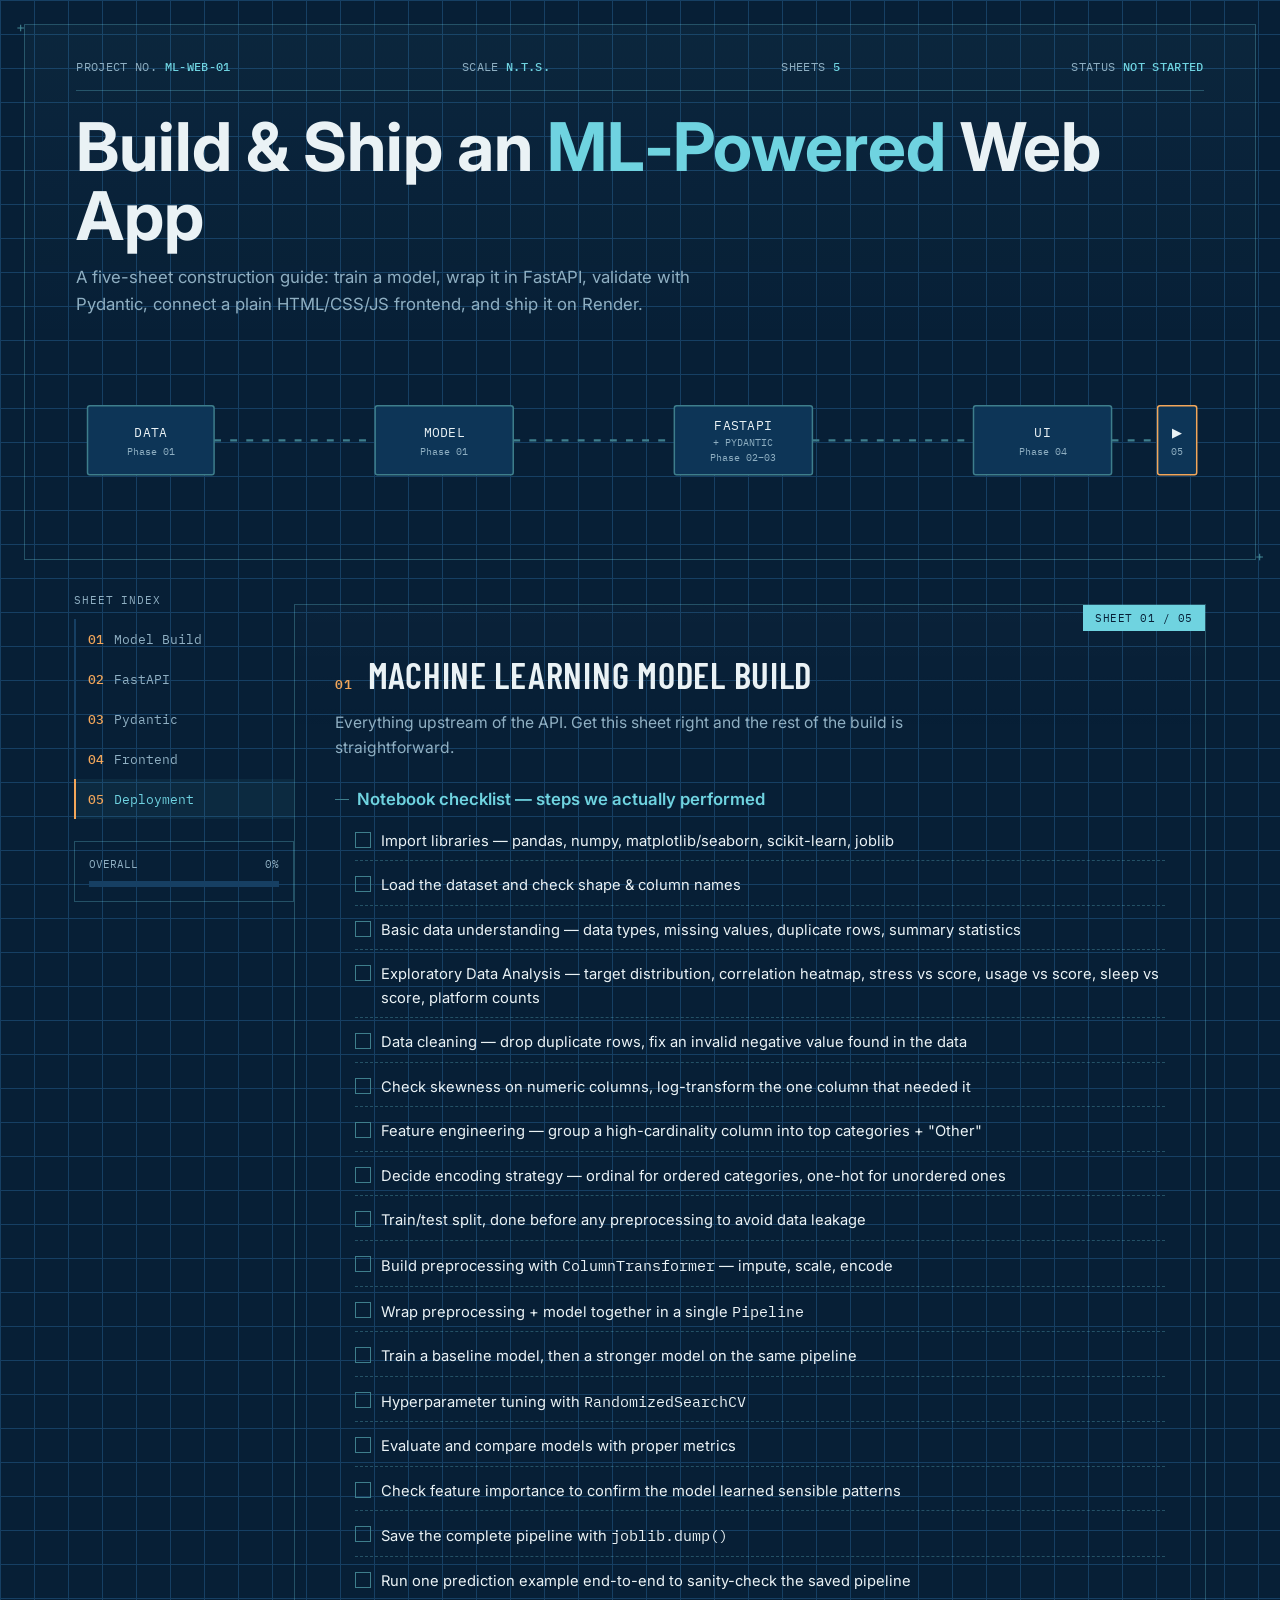
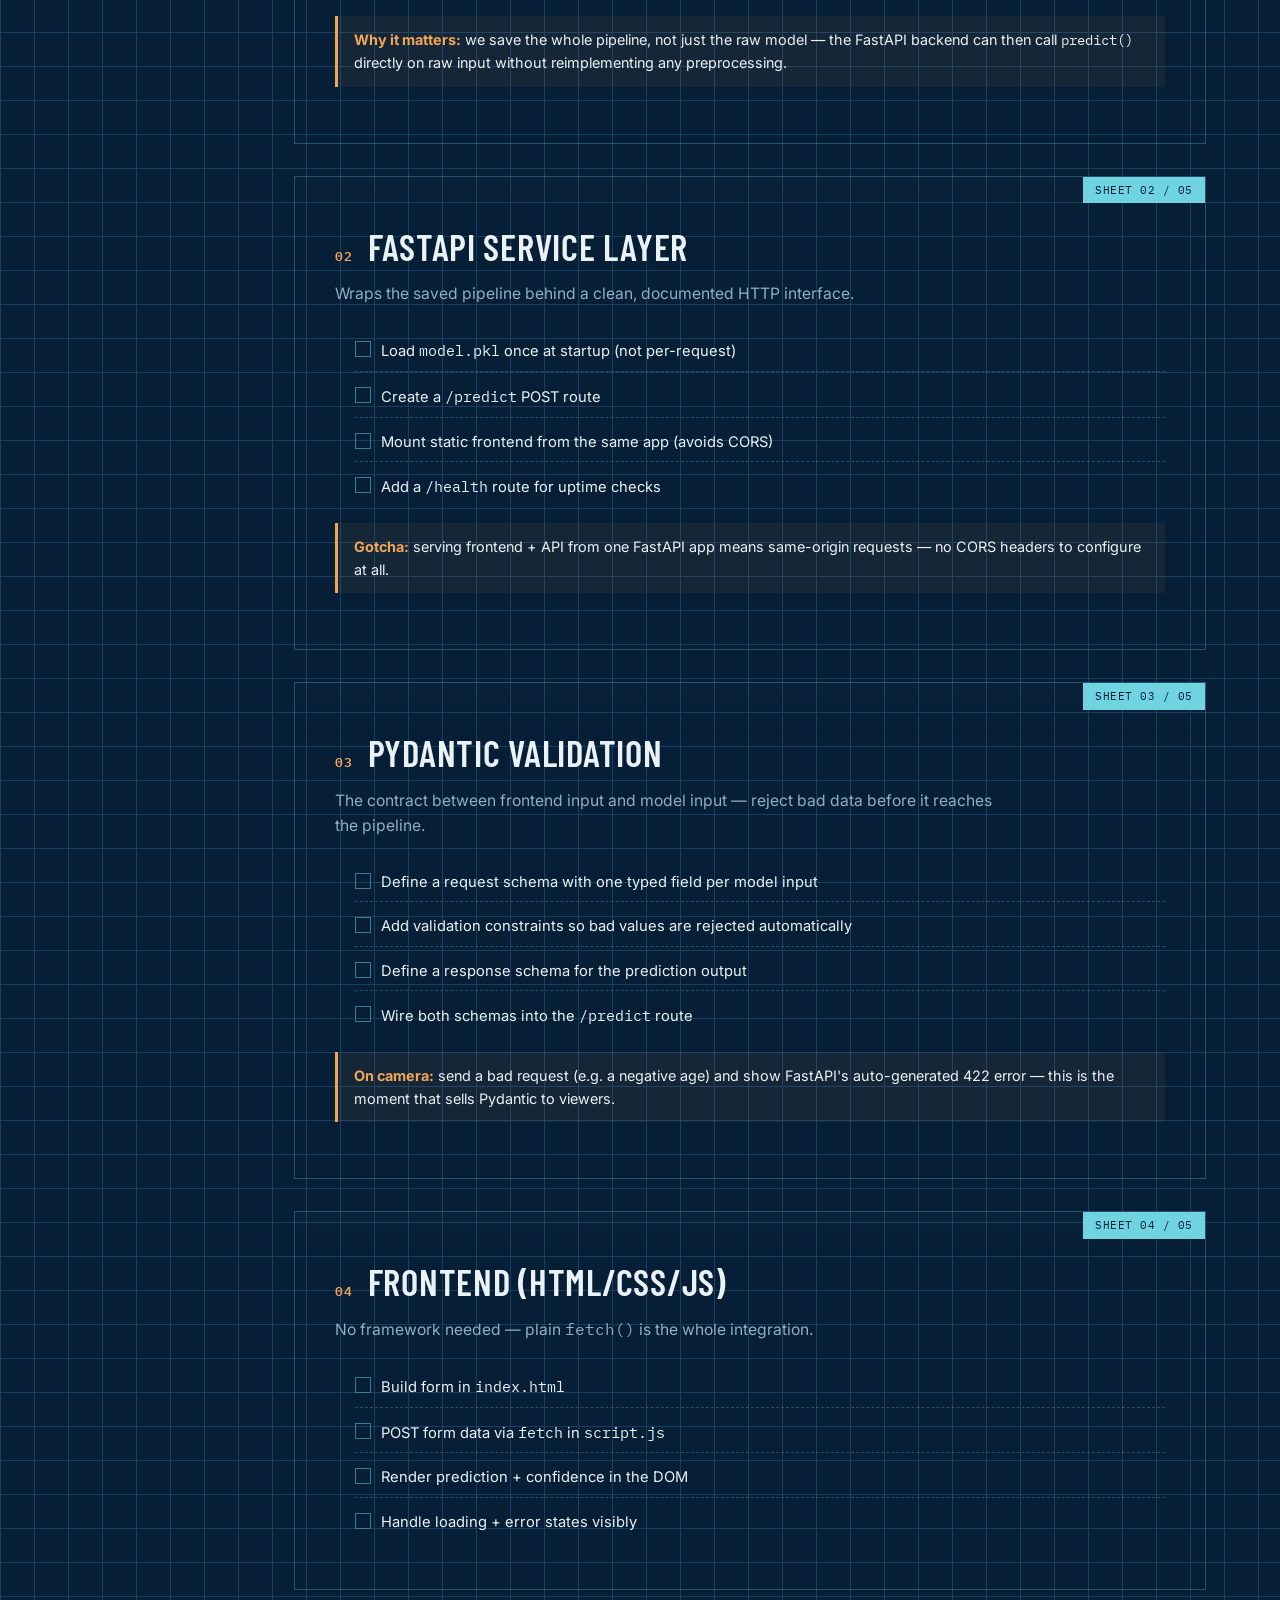
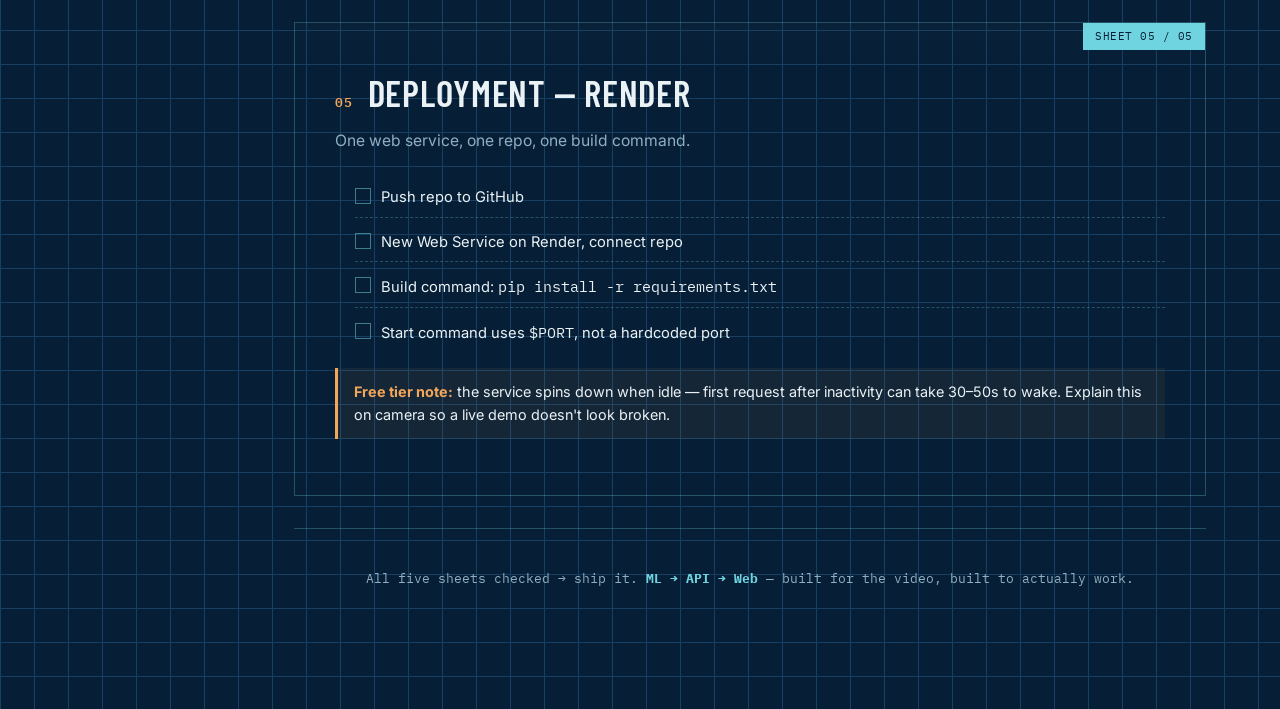
<file: ML Project.html>
<!DOCTYPE html>
<html lang="en">
<head>
<meta charset="UTF-8">
<meta name="viewport" content="width=device-width, initial-scale=1.0">
<title>ML → API → Web — Build Blueprint</title>
<link rel="preconnect" href="https://fonts.googleapis.com">
<link href="https://fonts.googleapis.com/css2?family=Barlow+Condensed:wght@500;600;700&family=Inter:wght@400;500;600&family=IBM+Plex+Mono:wght@400;500&display=swap" rel="stylesheet">
<style>
  :root{
    --navy:#0A2E4D;
    --navy-deep:#071F36;
    --grid:#163F63;
    --cyan:#6FD3E0;
    --cyan-dim:#3E7E8C;
    --paper:#EAF2F5;
    --slate:#8FAFC2;
    --amber:#F2A65A;
    --sheet:#0D3557;
    --line:rgba(111,211,224,0.28);
  }
  *{box-sizing:border-box; margin:0; padding:0;}
  html{scroll-behavior:smooth;}
  body{
    background:var(--navy-deep);
    background-image:
      linear-gradient(var(--grid) 1px, transparent 1px),
      linear-gradient(90deg, var(--grid) 1px, transparent 1px);
    background-size:34px 34px;
    color:var(--paper);
    font-family:'Inter', sans-serif;
    line-height:1.6;
  }
  ::selection{background:var(--amber); color:var(--navy-deep);}
  a{color:var(--cyan);}

  .display{font-family:'Barlow Condensed', sans-serif; text-transform:uppercase; letter-spacing:0.04em;}
  code, .mono{font-family:'IBM Plex Mono', monospace;}

  /* ===== Title block / hero ===== */
  .titleblock{
    border:1px solid var(--line);
    margin:24px;
    padding:32px clamp(20px,4vw,56px);
    position:relative;
    background:linear-gradient(180deg, rgba(111,211,224,0.04), transparent 60%);
  }
  .titleblock::before, .titleblock::after{
    content:'+'; position:absolute; color:var(--cyan-dim); font-size:14px;
  }
  .titleblock::before{top:-9px; left:-9px;}
  .titleblock::after{bottom:-9px; right:-9px;}
  .stamp-row{
    display:flex; justify-content:space-between; flex-wrap:wrap; gap:12px;
    font-family:'IBM Plex Mono', monospace; font-size:12px; color:var(--slate);
    border-bottom:1px solid var(--line); padding-bottom:14px; margin-bottom:22px;
    letter-spacing:0.03em;
  }
  .stamp-row span b{color:var(--cyan); font-weight:500;}
  h1.proj-title{
    font-size:clamp(2.2rem, 5.5vw, 4.2rem);
    line-height:1.02; font-weight:700; color:var(--paper);
  }
  h1.proj-title em{color:var(--cyan); font-style:normal;}
  .proj-sub{color:var(--slate); font-size:1.05rem; margin-top:14px; max-width:640px;}

  /* ===== schematic pipeline ===== */
  .schematic{margin-top:36px; overflow-x:auto;}
  .schematic svg{width:100%; min-width:560px; height:auto; display:block;}
  .flow-line{stroke:var(--cyan-dim); stroke-width:2; fill:none; stroke-dasharray:6 8;
    animation:flow 1.6s linear infinite;}
  @keyframes flow{to{stroke-dashoffset:-56;}}
  .node-box{fill:var(--sheet); stroke:var(--cyan-dim); stroke-width:1.3;}
  .node-box.active{stroke:var(--amber);}
  .node-label{font-family:'IBM Plex Mono', monospace; font-size:11px; fill:var(--paper); letter-spacing:0.02em;}
  .node-sub{font-family:'IBM Plex Mono', monospace; font-size:9px; fill:var(--slate);}

  /* ===== layout ===== */
  .layout{display:grid; grid-template-columns:220px 1fr; gap:0; max-width:1180px; margin:0 auto; padding:0 24px 80px;}
  @media (max-width:860px){ .layout{grid-template-columns:1fr;} }

  /* sidebar */
  .sidebar{position:sticky; top:20px; align-self:start; height:fit-content; padding-top:8px;}
  @media (max-width:860px){
    .sidebar{position:relative; top:0; display:flex; overflow-x:auto; gap:8px; padding:12px 0; margin-bottom:8px;}
  }
  .sheet-index{font-family:'IBM Plex Mono', monospace; font-size:11px; color:var(--slate); text-transform:uppercase; letter-spacing:0.08em; margin-bottom:10px;}
  .nav-item{
    display:flex; align-items:center; gap:10px;
    padding:10px 12px; border-left:2px solid var(--grid);
    font-family:'IBM Plex Mono', monospace; font-size:12.5px; color:var(--slate);
    cursor:pointer; text-decoration:none; transition:.15s;
    white-space:nowrap;
  }
  .nav-item:hover{color:var(--paper); border-left-color:var(--cyan-dim);}
  .nav-item.active{color:var(--cyan); border-left-color:var(--amber); background:rgba(111,211,224,0.06);}
  .nav-item .num{color:var(--amber); font-weight:500;}
  .progress-wrap{margin-top:22px; padding:14px; border:1px solid var(--line);}
  .progress-wrap .label{font-family:'IBM Plex Mono', monospace; font-size:10.5px; color:var(--slate); display:flex; justify-content:space-between; margin-bottom:8px;}
  .progress-bar{height:6px; background:var(--grid); position:relative; overflow:hidden;}
  .progress-fill{height:100%; background:var(--amber); width:0%; transition:width .35s ease;}

  /* main sheets */
  .sheet{
    border:1px solid var(--line); margin:20px 0 32px; padding:clamp(20px,3.5vw,40px);
    position:relative; scroll-margin-top:20px;
    background:linear-gradient(180deg, rgba(255,255,255,0.015), transparent 12%);
  }
  .sheet-corner{
    position:absolute; top:0; right:0; font-family:'IBM Plex Mono', monospace;
    font-size:10.5px; color:var(--navy-deep); background:var(--cyan);
    padding:5px 12px; letter-spacing:0.05em;
  }
  .sheet h2{
    font-family:'Barlow Condensed', sans-serif; text-transform:uppercase; letter-spacing:0.02em;
    font-size:clamp(1.6rem,3vw,2.3rem); color:var(--paper); font-weight:600;
    display:flex; align-items:baseline; gap:14px; margin-bottom:6px;
  }
  .sheet h2 .tag{font-family:'IBM Plex Mono',monospace; font-size:13px; color:var(--amber); letter-spacing:0.1em;}
  .sheet .deck{color:var(--slate); font-size:.98rem; margin-bottom:26px; max-width:680px;}
  .sheet h3{font-size:1.05rem; color:var(--cyan); font-weight:600; margin:26px 0 10px; display:flex; align-items:center; gap:8px;}
  .sheet h3::before{content:''; width:14px; height:1px; background:var(--cyan-dim); display:inline-block;}
  .sheet p{color:var(--paper); font-size:.95rem; margin-bottom:10px; max-width:700px;}
  .sheet ul{margin:8px 0 8px 20px; color:var(--paper); font-size:.94rem;}
  .sheet ul li{margin-bottom:6px;}
  .sheet ul li b{color:var(--cyan);}

  /* checklist */
  .checklist{list-style:none; margin:12px 0 4px; padding:0;}
  .checklist li{
    display:flex; align-items:flex-start; gap:10px; padding:7px 0;
    border-bottom:1px dashed var(--line); font-size:.92rem;
  }
  .checklist li:last-child{border-bottom:none;}
  .checklist input[type=checkbox]{
    appearance:none; width:16px; height:16px; min-width:16px; margin-top:2px;
    border:1px solid var(--cyan-dim); background:transparent; cursor:pointer; position:relative;
  }
  .checklist input[type=checkbox]:checked{background:var(--amber); border-color:var(--amber);}
  .checklist input[type=checkbox]:checked::after{
    content:'✓'; position:absolute; top:-3px; left:2px; font-size:12px; color:var(--navy-deep);
  }
  .checklist label{cursor:pointer;}
  .checklist li.done label{color:var(--slate); text-decoration:line-through;}

  /* code blocks */
  .code-wrap{position:relative; margin:14px 0 18px;}
  pre{
    background:var(--navy-deep); border:1px solid var(--line); padding:16px 18px;
    overflow-x:auto; font-size:.83rem; color:#CFE9EE; border-left:3px solid var(--cyan-dim);
  }
  .copy-btn{
    position:absolute; top:8px; right:8px; font-family:'IBM Plex Mono',monospace; font-size:10.5px;
    background:var(--sheet); color:var(--slate); border:1px solid var(--line);
    padding:4px 9px; cursor:pointer; letter-spacing:.04em; transition:.15s;
  }
  .copy-btn:hover{color:var(--cyan); border-color:var(--cyan-dim);}
  .copy-btn.copied{color:var(--amber); border-color:var(--amber);}

  /* accordion */
  .accordion{border:1px solid var(--line); margin:14px 0;}
  .accordion-head{
    display:flex; justify-content:space-between; align-items:center; cursor:pointer;
    padding:12px 16px; font-family:'IBM Plex Mono', monospace; font-size:.85rem; color:var(--cyan);
    user-select:none;
  }
  .accordion-head .plus{color:var(--amber); transition:transform .2s;}
  .accordion.open .plus{transform:rotate(45deg);}
  .accordion-body{max-height:0; overflow:hidden; transition:max-height .3s ease; padding:0 16px;}
  .accordion.open .accordion-body{padding:4px 16px 16px;}

  /* tabs */
  .tabs{display:flex; gap:4px; margin:16px 0 0; flex-wrap:wrap;}
  .tab-btn{
    font-family:'IBM Plex Mono',monospace; font-size:.78rem; padding:8px 14px;
    background:var(--sheet); color:var(--slate); border:1px solid var(--line); cursor:pointer;
  }
  .tab-btn.active{color:var(--navy-deep); background:var(--cyan); border-color:var(--cyan);}
  .tab-panel{display:none; border:1px solid var(--line); border-top:none; padding:16px;}
  .tab-panel.active{display:block;}

  .callout{
    border-left:3px solid var(--amber); background:rgba(242,166,90,0.06);
    padding:12px 16px; margin:16px 0; font-size:.9rem; color:var(--paper);
  }
  .callout b{color:var(--amber);}

  footer{
    text-align:center; padding:40px 24px; color:var(--slate); font-family:'IBM Plex Mono', monospace;
    font-size:.8rem; border-top:1px solid var(--line); margin-top:20px;
  }
  footer b{color:var(--cyan);}
</style>
</head>
<body>

<div class="titleblock">
  <div class="stamp-row">
    <span>PROJECT NO. <b>ML-WEB-01</b></span>
    <span>SCALE <b>N.T.S.</b></span>
    <span>SHEETS <b id="sheetCountLabel">5</b></span>
    <span>STATUS <b id="statusStamp">IN PROGRESS</b></span>
  </div>
  <h1 class="proj-title">Build &amp; Ship an <em>ML‑Powered</em> Web App</h1>
  <p class="proj-sub">A five-sheet construction guide: train a model, wrap it in FastAPI, validate with Pydantic, connect a plain HTML/CSS/JS frontend, and ship it on Render.</p>

  <div class="schematic">
    <svg viewBox="0 0 980 150" id="pipelineSvg">
      <!-- connecting lines -->
      <path class="flow-line" d="M120,75 L260,75"></path>
      <path class="flow-line" d="M380,75 L520,75"></path>
      <path class="flow-line" d="M640,75 L780,75"></path>
      <path class="flow-line" d="M900,75 L940,75"></path>
      <!-- nodes -->
      <g id="node-0"><rect class="node-box" x="10" y="45" width="110" height="60" rx="2"></rect>
        <text class="node-label" x="65" y="72" text-anchor="middle">DATA</text>
        <text class="node-sub" x="65" y="88" text-anchor="middle">Phase 01</text></g>
      <g id="node-1"><rect class="node-box" x="260" y="45" width="120" height="60" rx="2"></rect>
        <text class="node-label" x="320" y="72" text-anchor="middle">MODEL</text>
        <text class="node-sub" x="320" y="88" text-anchor="middle">Phase 01</text></g>
      <g id="node-2"><rect class="node-box" x="520" y="45" width="120" height="60" rx="2"></rect>
        <text class="node-label" x="580" y="66" text-anchor="middle">FASTAPI</text>
        <text class="node-sub" x="580" y="80" text-anchor="middle">+ PYDANTIC</text>
        <text class="node-sub" x="580" y="93" text-anchor="middle">Phase 02–03</text></g>
      <g id="node-3"><rect class="node-box" x="780" y="45" width="120" height="60" rx="2"></rect>
        <text class="node-label" x="840" y="72" text-anchor="middle">UI</text>
        <text class="node-sub" x="840" y="88" text-anchor="middle">Phase 04</text></g>
      <g id="node-4"><rect class="node-box" x="940" y="45" width="34" height="60" rx="2"></rect>
        <text class="node-label" x="957" y="72" text-anchor="middle" font-size="9">▶</text>
        <text class="node-sub" x="957" y="88" text-anchor="middle">05</text></g>
    </svg>
  </div>
</div>

<div class="layout">
  <aside class="sidebar">
    <div class="sheet-index">Sheet Index</div>
    <a class="nav-item" data-target="phase1"><span class="num">01</span> Model Build</a>
    <a class="nav-item" data-target="phase2"><span class="num">02</span> FastAPI</a>
    <a class="nav-item" data-target="phase3"><span class="num">03</span> Pydantic</a>
    <a class="nav-item" data-target="phase4"><span class="num">04</span> Frontend</a>
    <a class="nav-item" data-target="phase5"><span class="num">05</span> Deployment</a>

    <div class="progress-wrap">
      <div class="label"><span>OVERALL</span><span id="overallPct">0%</span></div>
      <div class="progress-bar"><div class="progress-fill" id="overallFill"></div></div>
    </div>
  </aside>

  <main>

    <!-- PHASE 1 -->
    <section class="sheet" id="phase1">
      <div class="sheet-corner">SHEET 01 / 05</div>
      <h2><span class="tag">01</span> Machine Learning Model Build</h2>
      <p class="deck">Everything upstream of the API. Get this sheet right and the rest of the build is straightforward.</p>

      <h3>Notebook checklist — steps we actually performed</h3>
      <ul class="checklist" data-phase="1">
        <li><input type="checkbox" id="c1-1"><label for="c1-1">Import libraries — pandas, numpy, matplotlib/seaborn, scikit-learn, joblib</label></li>
        <li><input type="checkbox" id="c1-2"><label for="c1-2">Load the dataset and check shape &amp; column names</label></li>
        <li><input type="checkbox" id="c1-3"><label for="c1-3">Basic data understanding — data types, missing values, duplicate rows, summary statistics</label></li>
        <li><input type="checkbox" id="c1-4"><label for="c1-4">Exploratory Data Analysis — target distribution, correlation heatmap, stress vs score, usage vs score, sleep vs score, platform counts</label></li>
        <li><input type="checkbox" id="c1-5"><label for="c1-5">Data cleaning — drop duplicate rows, fix an invalid negative value found in the data</label></li>
        <li><input type="checkbox" id="c1-6"><label for="c1-6">Check skewness on numeric columns, log-transform the one column that needed it</label></li>
        <li><input type="checkbox" id="c1-7"><label for="c1-7">Feature engineering — group a high-cardinality column into top categories + "Other"</label></li>
        <li><input type="checkbox" id="c1-8"><label for="c1-8">Decide encoding strategy — ordinal for ordered categories, one-hot for unordered ones</label></li>
        <li><input type="checkbox" id="c1-9"><label for="c1-9">Train/test split, done before any preprocessing to avoid data leakage</label></li>
        <li><input type="checkbox" id="c1-10"><label for="c1-10">Build preprocessing with <code>ColumnTransformer</code> — impute, scale, encode</label></li>
        <li><input type="checkbox" id="c1-11"><label for="c1-11">Wrap preprocessing + model together in a single <code>Pipeline</code></label></li>
        <li><input type="checkbox" id="c1-12"><label for="c1-12">Train a baseline model, then a stronger model on the same pipeline</label></li>
        <li><input type="checkbox" id="c1-13"><label for="c1-13">Hyperparameter tuning with <code>RandomizedSearchCV</code></label></li>
        <li><input type="checkbox" id="c1-14"><label for="c1-14">Evaluate and compare models with proper metrics</label></li>
        <li><input type="checkbox" id="c1-15"><label for="c1-15">Check feature importance to confirm the model learned sensible patterns</label></li>
        <li><input type="checkbox" id="c1-16"><label for="c1-16">Save the complete pipeline with <code>joblib.dump()</code></label></li>
        <li><input type="checkbox" id="c1-17"><label for="c1-17">Run one prediction example end-to-end to sanity-check the saved pipeline</label></li>
      </ul>

      <div class="callout"><b>Why it matters:</b> we save the whole pipeline, not just the raw model — the FastAPI backend can then call <code>predict()</code> directly on raw input without reimplementing any preprocessing.</div>
    </section>

    <!-- PHASE 2 -->
    <section class="sheet" id="phase2">
      <div class="sheet-corner">SHEET 02 / 05</div>
      <h2><span class="tag">02</span> FastAPI Service Layer</h2>
      <p class="deck">Wraps the saved pipeline behind a clean, documented HTTP interface.</p>

      <ul class="checklist" data-phase="2">
        <li><input type="checkbox" id="c2-1"><label for="c2-1">Load <code>model.pkl</code> once at startup (not per-request)</label></li>
        <li><input type="checkbox" id="c2-2"><label for="c2-2">Create a <code>/predict</code> POST route</label></li>
        <li><input type="checkbox" id="c2-3"><label for="c2-3">Mount static frontend from the same app (avoids CORS)</label></li>
        <li><input type="checkbox" id="c2-4"><label for="c2-4">Add a <code>/health</code> route for uptime checks</label></li>
      </ul>

      <div class="callout"><b>Gotcha:</b> serving frontend + API from one FastAPI app means same-origin requests — no CORS headers to configure at all.</div>
    </section>

    <!-- PHASE 3 -->
    <section class="sheet" id="phase3">
      <div class="sheet-corner">SHEET 03 / 05</div>
      <h2><span class="tag">03</span> Pydantic Validation</h2>
      <p class="deck">The contract between frontend input and model input — reject bad data before it reaches the pipeline.</p>

      <ul class="checklist" data-phase="3">
        <li><input type="checkbox" id="c3-1"><label for="c3-1">Define a request schema with one typed field per model input</label></li>
        <li><input type="checkbox" id="c3-2"><label for="c3-2">Add validation constraints so bad values are rejected automatically</label></li>
        <li><input type="checkbox" id="c3-3"><label for="c3-3">Define a response schema for the prediction output</label></li>
        <li><input type="checkbox" id="c3-4"><label for="c3-4">Wire both schemas into the <code>/predict</code> route</label></li>
      </ul>

      <div class="callout"><b>On camera:</b> send a bad request (e.g. a negative age) and show FastAPI's auto-generated 422 error — this is the moment that sells Pydantic to viewers.</div>
    </section>

    <!-- PHASE 4 -->
    <section class="sheet" id="phase4">
      <div class="sheet-corner">SHEET 04 / 05</div>
      <h2><span class="tag">04</span> Frontend (HTML/CSS/JS)</h2>
      <p class="deck">No framework needed — plain <code>fetch()</code> is the whole integration.</p>

      <ul class="checklist" data-phase="4">
        <li><input type="checkbox" id="c4-1"><label for="c4-1">Build form in <code>index.html</code></label></li>
        <li><input type="checkbox" id="c4-2"><label for="c4-2">POST form data via <code>fetch</code> in <code>script.js</code></label></li>
        <li><input type="checkbox" id="c4-3"><label for="c4-3">Render prediction + confidence in the DOM</label></li>
        <li><input type="checkbox" id="c4-4"><label for="c4-4">Handle loading + error states visibly</label></li>
      </ul>

    </section>

    <!-- PHASE 5 -->
    <section class="sheet" id="phase5">
      <div class="sheet-corner">SHEET 05 / 05</div>
      <h2><span class="tag">05</span> Deployment — Render</h2>
      <p class="deck">One web service, one repo, one build command.</p>

      <ul class="checklist" data-phase="5">
        <li><input type="checkbox" id="c5-1"><label for="c5-1">Push repo to GitHub</label></li>
        <li><input type="checkbox" id="c5-2"><label for="c5-2">New Web Service on Render, connect repo</label></li>
        <li><input type="checkbox" id="c5-3"><label for="c5-3">Build command: <code>pip install -r requirements.txt</code></label></li>
        <li><input type="checkbox" id="c5-4"><label for="c5-4">Start command uses <code>$PORT</code>, not a hardcoded port</label></li>
      </ul>

      <div class="callout"><b>Free tier note:</b> the service spins down when idle — first request after inactivity can take 30–50s to wake. Explain this on camera so a live demo doesn't look broken.</div>
    </section>

    <footer>
      All five sheets checked → ship it. <b>ML → API → Web</b> — built for the video, built to actually work.
    </footer>
  </main>
</div>

<script>
(function(){
  // ---- checklist state + progress ----
  const phases = {1:8, 2:4, 3:0, 4:4, 5:4}; // item counts per phase (phase3 has none, counted via itself if added later)
  const allBoxes = Array.from(document.querySelectorAll('.checklist input[type=checkbox]'));

  function updateProgress(){
    const total = allBoxes.length;
    const checked = allBoxes.filter(b => b.checked).length;
    const pct = total ? Math.round((checked/total)*100) : 0;
    document.getElementById('overallPct').textContent = pct + '%';
    document.getElementById('overallFill').style.width = pct + '%';
    document.getElementById('statusStamp').textContent = pct === 100 ? 'COMPLETE' : (pct === 0 ? 'NOT STARTED' : 'IN PROGRESS');
  }

  allBoxes.forEach(box => {
    box.addEventListener('change', () => {
      box.closest('li').classList.toggle('done', box.checked);
      updateProgress();
    });
  });
  updateProgress();

  // ---- copy buttons ----
  document.querySelectorAll('.copy-btn').forEach(btn => {
    btn.addEventListener('click', () => {
      const pre = btn.nextElementSibling;
      navigator.clipboard.writeText(pre.textContent).then(() => {
        btn.textContent = 'COPIED';
        btn.classList.add('copied');
        setTimeout(() => { btn.textContent = 'COPY'; btn.classList.remove('copied'); }, 1400);
      });
    });
  });

  // ---- accordion ----
  document.querySelectorAll('.accordion-head').forEach(head => {
    head.addEventListener('click', () => {
      const acc = head.parentElement;
      const body = acc.querySelector('.accordion-body');
      const isOpen = acc.classList.toggle('open');
      body.style.maxHeight = isOpen ? body.scrollHeight + 'px' : '0px';
    });
  });

  // ---- tabs ----
  document.querySelectorAll('[data-tabgroup]').forEach(group => {
    const buttons = group.querySelectorAll('.tab-btn');
    buttons.forEach(btn => {
      btn.addEventListener('click', () => {
        buttons.forEach(b => b.classList.remove('active'));
        btn.classList.add('active');
        const panels = group.parentElement.querySelectorAll('.tab-panel');
        panels.forEach(p => p.classList.toggle('active', p.dataset.panel === btn.dataset.tab));
      });
    });
  });

  // ---- sidebar nav + scroll spy ----
  const navItems = document.querySelectorAll('.nav-item');
  const sections = Array.from(navItems).map(n => document.getElementById(n.dataset.target));

  navItems.forEach(item => {
    item.addEventListener('click', (e) => {
      e.preventDefault();
      document.getElementById(item.dataset.target).scrollIntoView({behavior:'smooth', block:'start'});
    });
  });

  const observer = new IntersectionObserver((entries) => {
    entries.forEach(entry => {
      if (entry.isIntersecting){
        navItems.forEach(n => n.classList.toggle('active', n.dataset.target === entry.target.id));
        const idx = sections.findIndex(s => s.id === entry.target.id);
        document.querySelectorAll('.node-box').forEach(nb => nb.classList.remove('active'));
        const node = document.getElementById('node-' + Math.min(idx, 4));
        if (node) node.querySelector('.node-box').classList.add('active');
      }
    });
  }, {rootMargin: '-40% 0px -50% 0px'});

  sections.forEach(s => s && observer.observe(s));
})();
</script>

</body>
</html>
</file>
